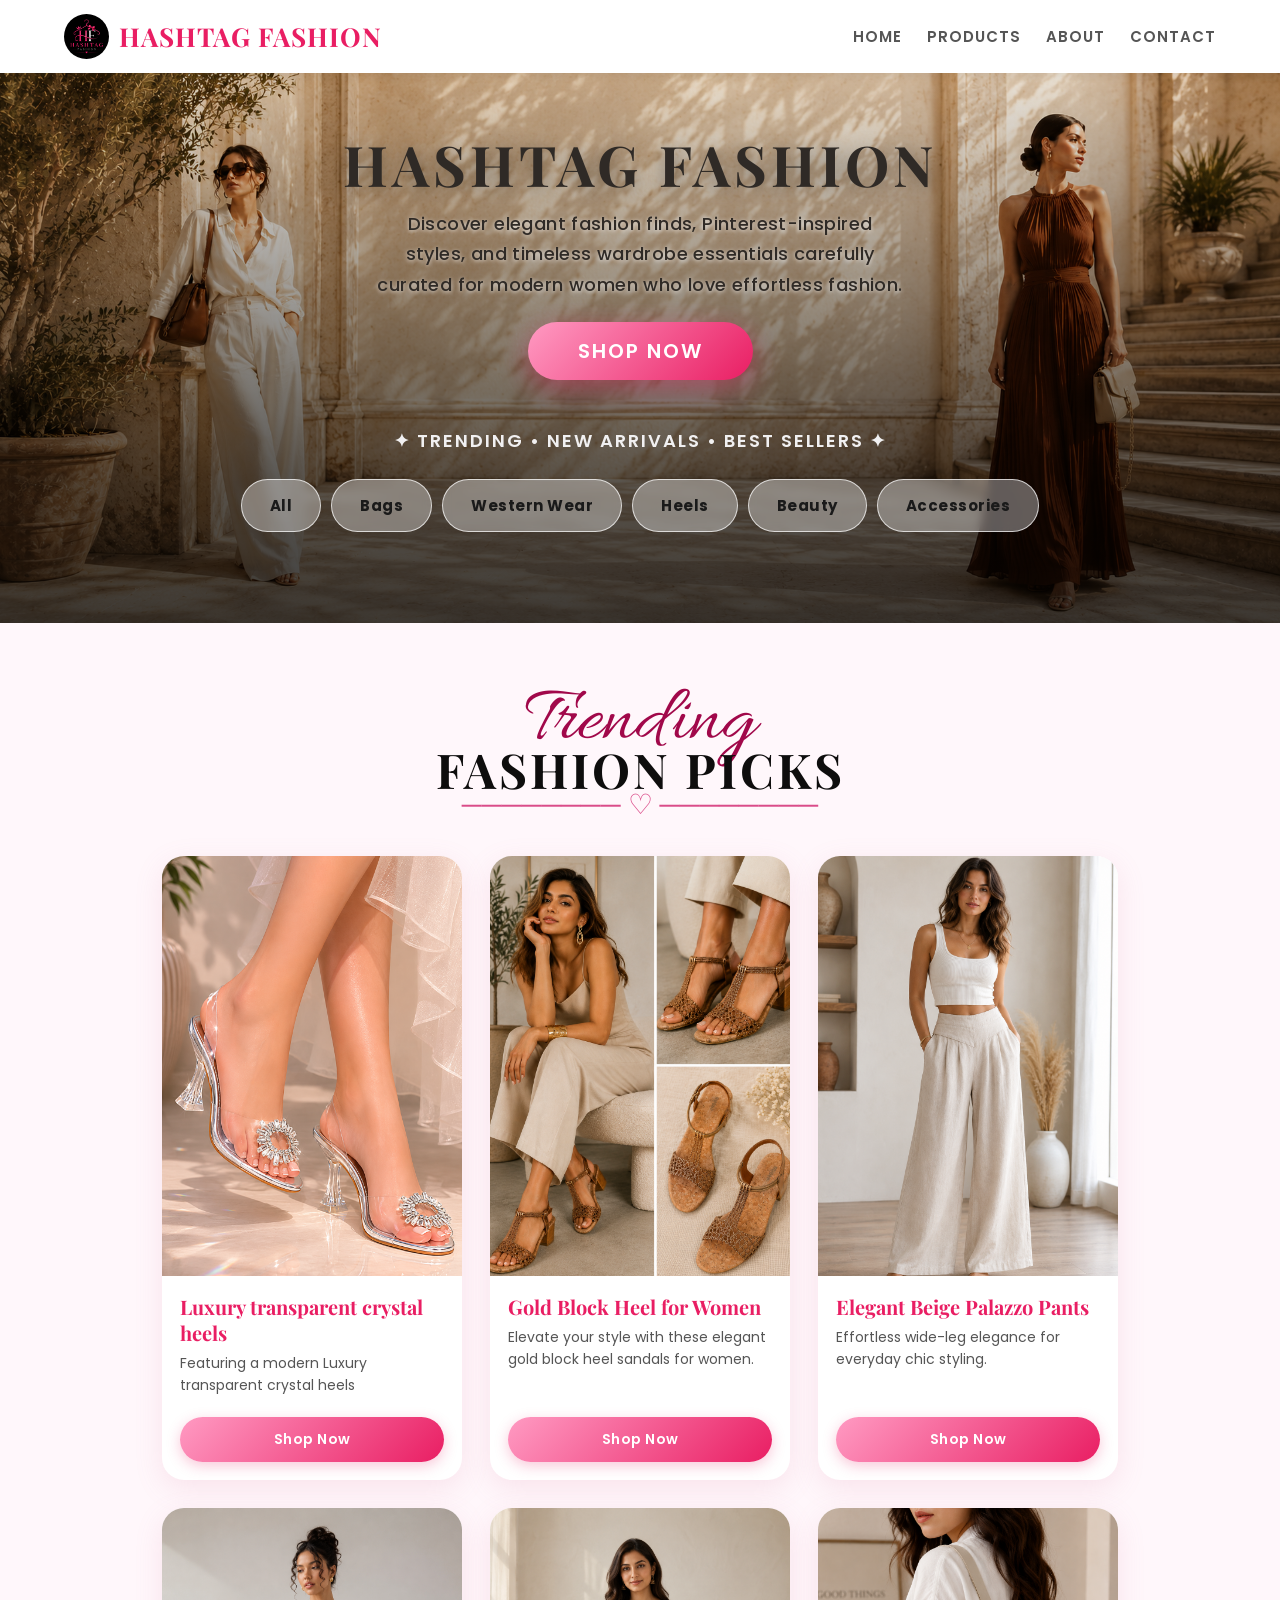
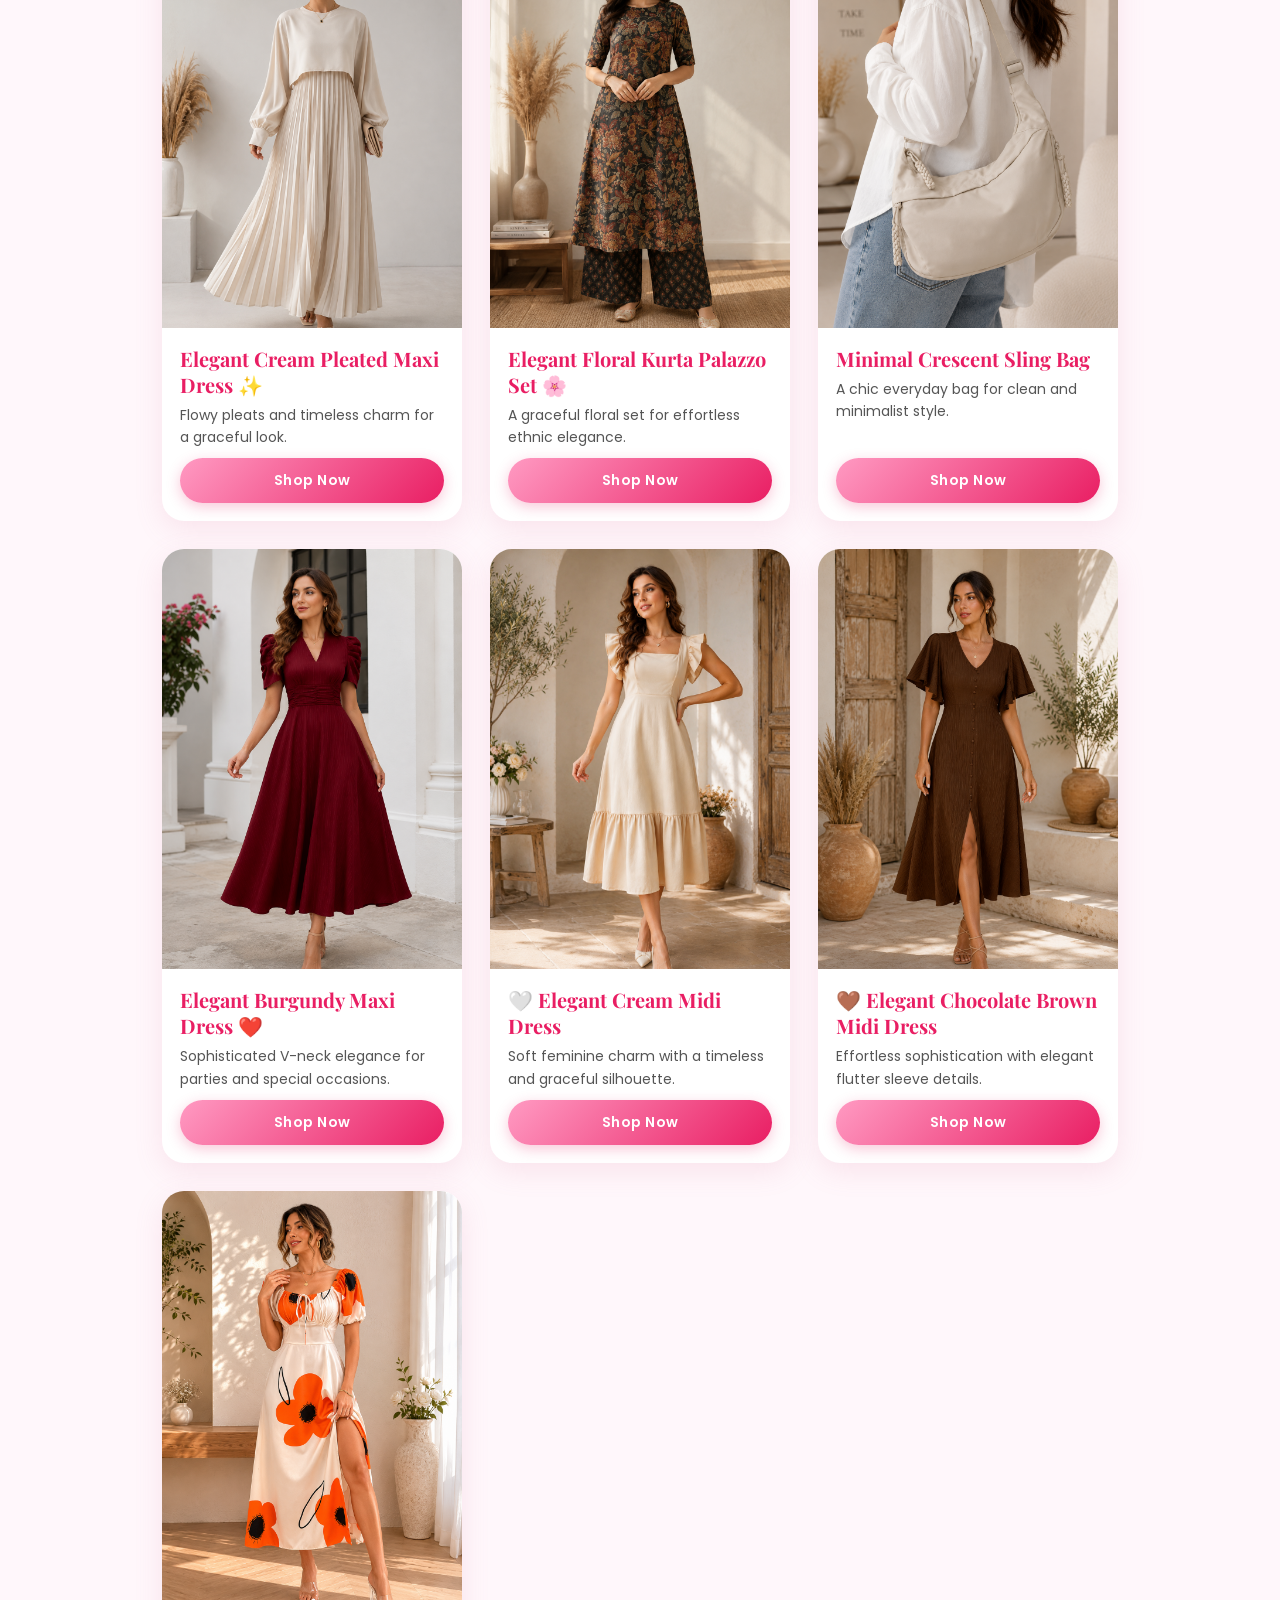
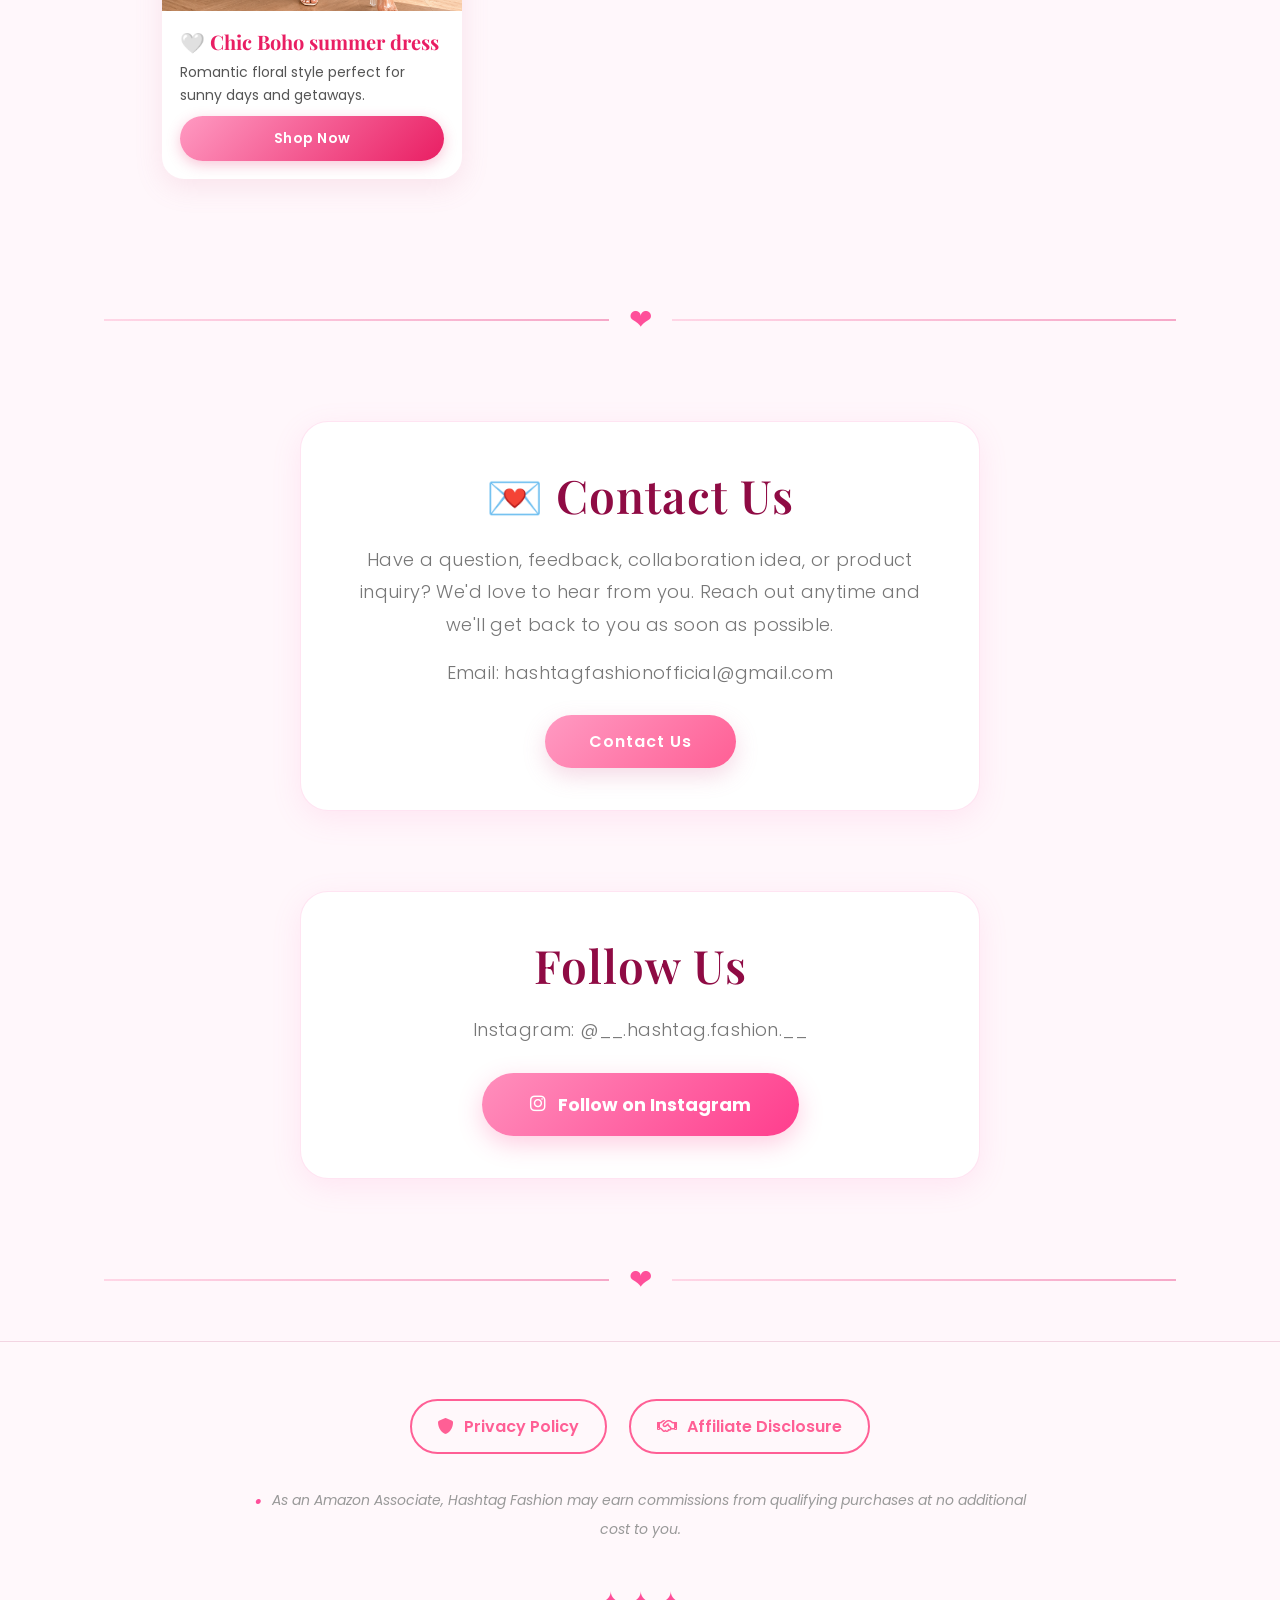
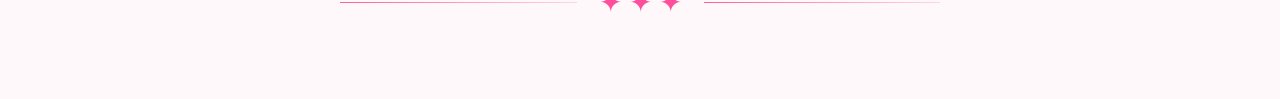
<file: index.html>
<!DOCTYPE html>
<html lang="en">
<head>
  <meta charset="UTF-8" />
  <meta name="viewport" content="width=device-width, initial-scale=1.0" />
  <title>HASHTAG FASHION</title>
  <link rel="stylesheet" href="style.css" />

  <link rel="preconnect" href="https://fonts.googleapis.com">
<link rel="preconnect" href="https://fonts.gstatic.com" crossorigin>
<link href="https://fonts.googleapis.com/css2?family=Playfair+Display:wght@600;700&family=Poppins:wght@300;400;500;600&display=swap" rel="stylesheet">

<link href="https://fonts.googleapis.com/css2?family=Allura&display=swap" rel="stylesheet">

<link rel="stylesheet"
href="https://cdnjs.cloudflare.com/ajax/libs/font-awesome/6.5.1/css/all.min.css">

<meta name="description" content="Discover elegant fashion finds, trending dresses, bags, ethnic wear and Pinterest-inspired style picks.">
<meta name="keywords" content="fashion, dresses, women's clothing, handbags, amazon fashion, style inspiration">
<meta name="robots" content="index, follow">

<link rel="icon" type="jpg" href="logo1.jpg">

<meta property="og:title" content="HASHTAG FASHION">
<meta property="og:description" content="Elegant fashion finds curated for modern women.">
<meta property="og:image" content="logo1.jpg">

<link rel="stylesheet" href="https://cdnjs.cloudflare.com/ajax/libs/font-awesome/6.5.1/css/all.min.css">

<!-- Google tag (gtag.js) -->
<script async src="https://www.googletagmanager.com/gtag/js?id=G-7N4354HTTL"></script>
<script>
  window.dataLayer = window.dataLayer || [];
  function gtag(){dataLayer.push(arguments);}
  gtag('js', new Date());

  gtag('config', 'G-7N4354HTTL');
</script>

</head>
<body>

  <!-- Navbar -->
  <header>
    <nav class="navbar">
      <div class="logo-container">
  <img src="logo1.jpg" alt="Logo" style="width: 80px; height: 80px; object-fit: contain;">
  <h1 class="logo">HASHTAG FASHION</h1>
</div>

      <ul>
        <li><a href="#home">Home</a></li>
        <li><a href="#products">Products</a></li>
        <li><a href="about.html">About</a></li>
        <li><a href="#contact">Contact</a></li>
      </ul>
    </nav>
  </header>

  <section class="hero-banner">
    <img src="hero banner 2.jpg" alt="Hashtag Fashion">

    <div class="hero-overlay">
        <h1>HASHTAG FASHION</h1>
        <p>
            Discover elegant fashion finds, Pinterest-inspired styles,
            and timeless wardrobe essentials carefully curated for
            modern women who love effortless fashion.
        </p>

        <a href="#products" class="hero-btn">
            SHOP NOW
        </a>

        <div class="hero-featured">
    ✦ Trending • New Arrivals • Best Sellers ✦
</div>

        <div class="hero-categories">
            <a href="#" onclick="showAllProducts()">All</a>
            <a href="#" onclick="filterProducts('bags')">Bags</a>
            <a href="#" onclick="filterProducts('western')">Western Wear</a>
            <a href="#" onclick="filterProducts('heels')">Heels</a>
            <a href="#" onclick="filterProducts('beauty')">Beauty</a>
            <a href="#" onclick="filterProducts('accessories')">Accessories</a>
        </div>
    </div>
</section>


  <!-- Products Section -->
  <section class="products" id="products">

    <div class="section-heading">
    <span class="heading-small">Trending</span>
    <h2>FASHION PICKS</h2>
    <span class="heading-heart">──────── ♡ ────────</span>
</div>

<div class="product-container">

<a href="https://amzn.to/49AXnhX"
   target="_blank"
   rel="noopener noreferrer"
   class="product-link">

  <div class="product-card" data-category="heels">

    <img src="transparent crystal heels.jpg" alt="Luxury transparent crystal heels" />

    <h3>Luxury transparent crystal heels</h3>

    <p>
      Featuring a modern Luxury transparent crystal heels
    </p>
    </p>

    <button>Shop Now</button>

  </div>

</a>      


     <a href="https://amzn.to/4o2cUND"
   target="_blank"
   rel="noopener noreferrer"
   class="product-link">

  <div class="product-card" data-category="heels">

    <img src="gold block heel sandal.jpg" alt="Gold Block Heel Sandals for Women" />

    <h3>Gold Block Heel for Women</h3>

    <p>
      Elevate your style with these elegant gold block heel sandals for women.
    </p>

    <button>Shop Now</button>

  </div>

</a>

      <!-- Product 1 -->
     <a href="https://amzn.to/4dNCUYd"
   target="_blank"
   rel="noopener noreferrer"
   class="product-link">

  <div class="product-card" data-category="western">

    <img src="amazon-pant.jpg" alt="Palazzo Pant" />

    <h3>Elegant Beige Palazzo Pants</h3>

    <p>
      Effortless wide-leg elegance for everyday chic styling.
    </p>

    <button>Shop Now</button>

  </div>

</a>


      <!-- Product 2 -->
  <a href="https://amzn.to/4aaMSBV"
   target="_blank"
   rel="noopener noreferrer"
   class="product-link">

  <div class="product-card" data-category="western">

    <img src="maxi-dress.jpg" alt="Kurti Set" />

    <h3>Elegant Cream Pleated Maxi Dress ✨</h3>

    <p>
      Flowy pleats and timeless charm for a graceful look.
    </p>

    <button>Shop Now</button>


  </div>

</a>


      <!-- Product 4 -->
<a href="https://amzn.to/4nTip10"
   target="_blank"
   rel="noopener noreferrer"
   class="product-link">

  <div class="product-card" data-category="western">

    <img src="kurti-set.jpg" alt="Floral Kurta Palazzo Set" />

    <h3>Elegant Floral Kurta Palazzo Set 🌸</h3>

    <p>
       A graceful floral set for effortless ethnic elegance.
    </p>

    <button>Shop Now</button>

  </div>

</a>

<!-- Product 3 -->
      <!-- Product 3 -->
<a href="https://amzn.to/4dBcPgh"
   target="_blank"
   rel="noopener noreferrer"
   class="product-link">

  <div class="product-card" data-category="bags">

    <img src="bag.jpg" alt="Handbag" />

    <h3>Minimal Crescent Sling Bag</h3>

    <p>
      A chic everyday bag for clean and minimalist style.
    </p>

    <button>Shop Now</button>


  </div>

</a>

      <!-- Product 5 -->

      <a href="https://amzn.to/3Qei8cB"
   target="_blank"
   rel="noopener noreferrer"
   class="product-link">

  <div class="product-card" data-category="western">

    <img src="wine-red-dress.jpg" alt="Burgundy Maxi Dress" />

    <h3>Elegant Burgundy Maxi Dress ❤️</h3>

    <p>
      Sophisticated V-neck elegance for parties and special occasions.
    </p>

    <button>Shop Now</button>

  </div>

</a>

  <!-- Product 5 -->

<a href="https://amzn.to/4fhrbUj"
   target="_blank"
   rel="noopener noreferrer"
   class="product-link">

  <div class="product-card" data-category="western">

    <img src="cream-midi-dress.jpg" alt="Cream Midi Dress" />

    <h3>🤍 Elegant Cream Midi Dress</h3>

    <p>
      Soft feminine charm with a timeless and graceful silhouette.
    </p>

    <button>Shop Now</button>

  </div>

</a>

<!-- Product 6 -->

<a href="https://amzn.to/42ZRF5v"
   target="_blank"
   rel="noopener noreferrer"
   class="product-link">

  <div class="product-card" data-category="western">

    <img src="brown-dress.jpg" alt="Brown Midi Dress" />

    <h3>🤎 Elegant Chocolate Brown Midi Dress</h3>

    <p>
      Effortless sophistication with elegant flutter sleeve details.
    </p>

    <button>Shop Now</button>

  </div>

</a>

<!-- Product 7 -->

<a href="https://amzn.to/4uYzz09"
   target="_blank"
   rel="noopener noreferrer"
   class="product-link">

  <div class="product-card" data-category="western">

    <img src="flower-dress.jpg" alt="Boho Floral Maxi Dress" />

    <h3>🤍 Chic Boho summer dress</h3>

    <p>
      Romantic floral style perfect for sunny days and getaways.
    </p>

    <button>Shop Now</button>

  </div>

</a> 

    </div>

  </section>

  <div class="footer-divider">
    <span>❤</span>
</div>



  <!-- Contact Section -->

  <section id="contact" class="contact">
    <div class="contact-box">

<h2>💌 Contact Us</h2>

<p>
Have a question, feedback, collaboration idea, or product inquiry?
We'd love to hear from you. Reach out anytime and we'll get back to you as soon as possible.
</p>

<p>Email: hashtagfashionofficial@gmail.com</p>

<a href="mailto:hashtagfashionofficial@gmail.com">
<button>Contact Us</button>
</a>

</div>

</section>

<section class="contact" id="contact">
  <div class="contact-box">


    <h2>Follow Us</h2>

    <p>Instagram: @__.hashtag.fashion.__</p>

    <a href="https://www.instagram.com/__.hashtag.fashion.__/"
   target="_blank"
   class="instagram-btn">
   <i class="fab fa-instagram"></i>
   Follow on Instagram
</a>
</div>

  </section>

  <div class="footer-divider">
    <span>❤</span>
</div>

  <!-- Footer -->

<footer>
  <div class="footer-links">

    <a href="privacy.html" class="footer-btn">
    <i class="fa-solid fa-shield"></i>
    Privacy Policy
</a>

<a href="affiliate disclosure.html" class="footer-btn">
    <i class="fa-regular fa-handshake"></i>
    Affiliate Disclosure
</a>

</div>

  <div class="affiliate-note">
    <span class="pink-dot">•</span>
    As an Amazon Associate, Hashtag Fashion may earn commissions from qualifying purchases at no additional cost to you.
</div>

<div class="sparkle-divider">
    <span>✦ ✦ ✦</span>
</div>

</footer>

<script>
function filterProducts(category){

    const cards =
    document.querySelectorAll('.product-card');

    cards.forEach(card => {

        if(
            card.dataset.category === category
        ){
            card.parentElement.style.display = "block";
        }
        else{
            card.parentElement.style.display = "none";
        }

    });

    document
    .getElementById('products')
    .scrollIntoView({
        behavior:'smooth'
    });
}
</script>

<script src="script.js"></script>

</body>
</html>
</file>
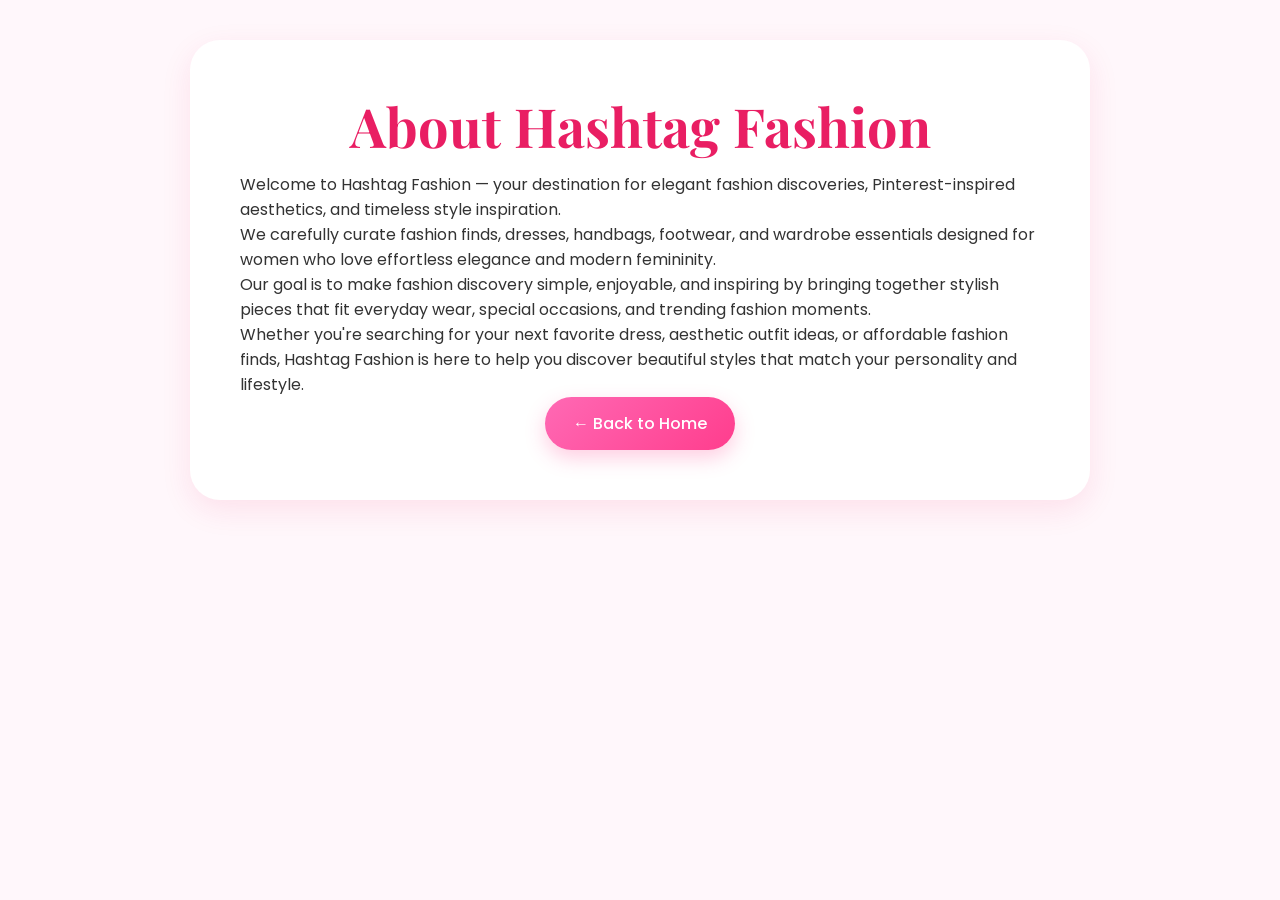
<file: about.html>
<!DOCTYPE html>
<html lang="en">
<head>
    <meta charset="UTF-8">
    <meta name="viewport" content="width=device-width, initial-scale=1.0">
    <title>About Hashtag Fashion</title>

    <link rel="stylesheet" href="style.css">
</head>
<body>

    <div class="policy-container">

        <h1>About Hashtag Fashion</h1>

        <p>
            Welcome to Hashtag Fashion — your destination for elegant fashion discoveries,
            Pinterest-inspired aesthetics, and timeless style inspiration.
        </p>

        <p>
            We carefully curate fashion finds, dresses, handbags, footwear, and wardrobe
            essentials designed for women who love effortless elegance and modern femininity.
        </p>

        <p>
            Our goal is to make fashion discovery simple, enjoyable, and inspiring by
            bringing together stylish pieces that fit everyday wear, special occasions,
            and trending fashion moments.
        </p>

        <p>
            Whether you're searching for your next favorite dress, aesthetic outfit ideas,
            or affordable fashion finds, Hashtag Fashion is here to help you discover
            beautiful styles that match your personality and lifestyle.
        </p>

        <a href="index.html" class="email-btn">
            ← Back to Home
        </a>

    </div>

</body>
</html>
</file>
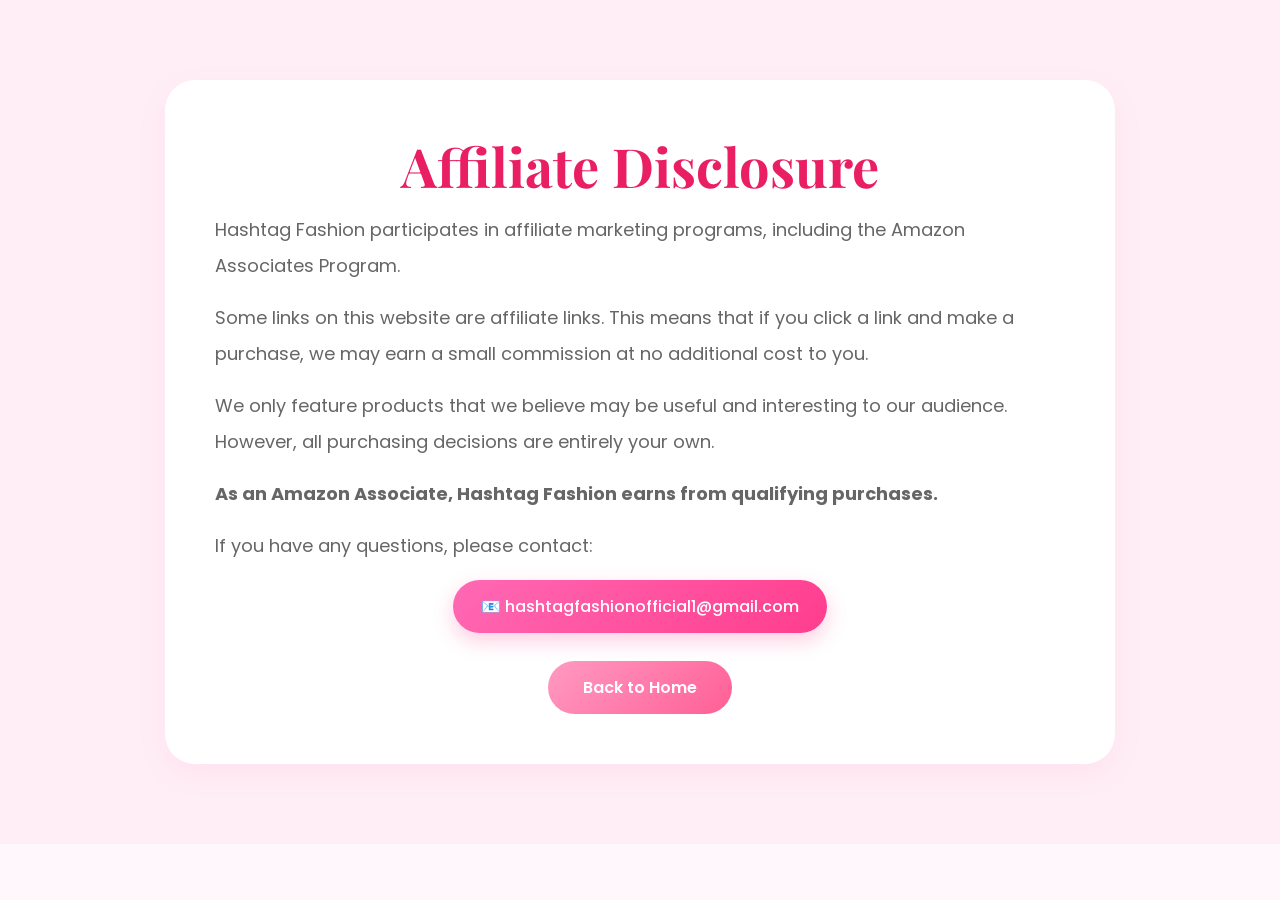
<file: affiliate disclosure.html>
<!DOCTYPE html>
<html lang="en">
<head>
    <meta charset="UTF-8">
    <title>Affiliate Disclosure - Hashtag Fashion</title>
    <link rel="stylesheet" href="style.css" />
    <link href="https://fonts.googleapis.com/css2?family=Playfair+Display:wght@600;700&family=Poppins:wght@300;400;500&display=swap" rel="stylesheet">
</head>
<body>

<section class="affiliate-section">

  <div class="affiliate-card">

    <h1>Affiliate Disclosure</h1>

    <p>
      Hashtag Fashion participates in affiliate marketing programs,
      including the Amazon Associates Program.
    </p>

    <p>
      Some links on this website are affiliate links. This means that if
      you click a link and make a purchase, we may earn a small commission
      at no additional cost to you.
    </p>

    <p>
      We only feature products that we believe may be useful and interesting
      to our audience. However, all purchasing decisions are entirely your own.
    </p>

    <p>
      <strong>
        As an Amazon Associate, Hashtag Fashion earns from qualifying purchases.
      </strong>
    </p>

    <p class="contact-line">
  If you have any questions, please contact:
</p>

<a href="mailto:hashtagfashionofficial1@gmail.com" class="email-btn">
  📧 hashtagfashionofficial1@gmail.com
</a>

<center>
        <a href="index.html" class="home-btn">Back to Home</a>
    </center>

  </div>

</section>

</body>
</html>
</file>
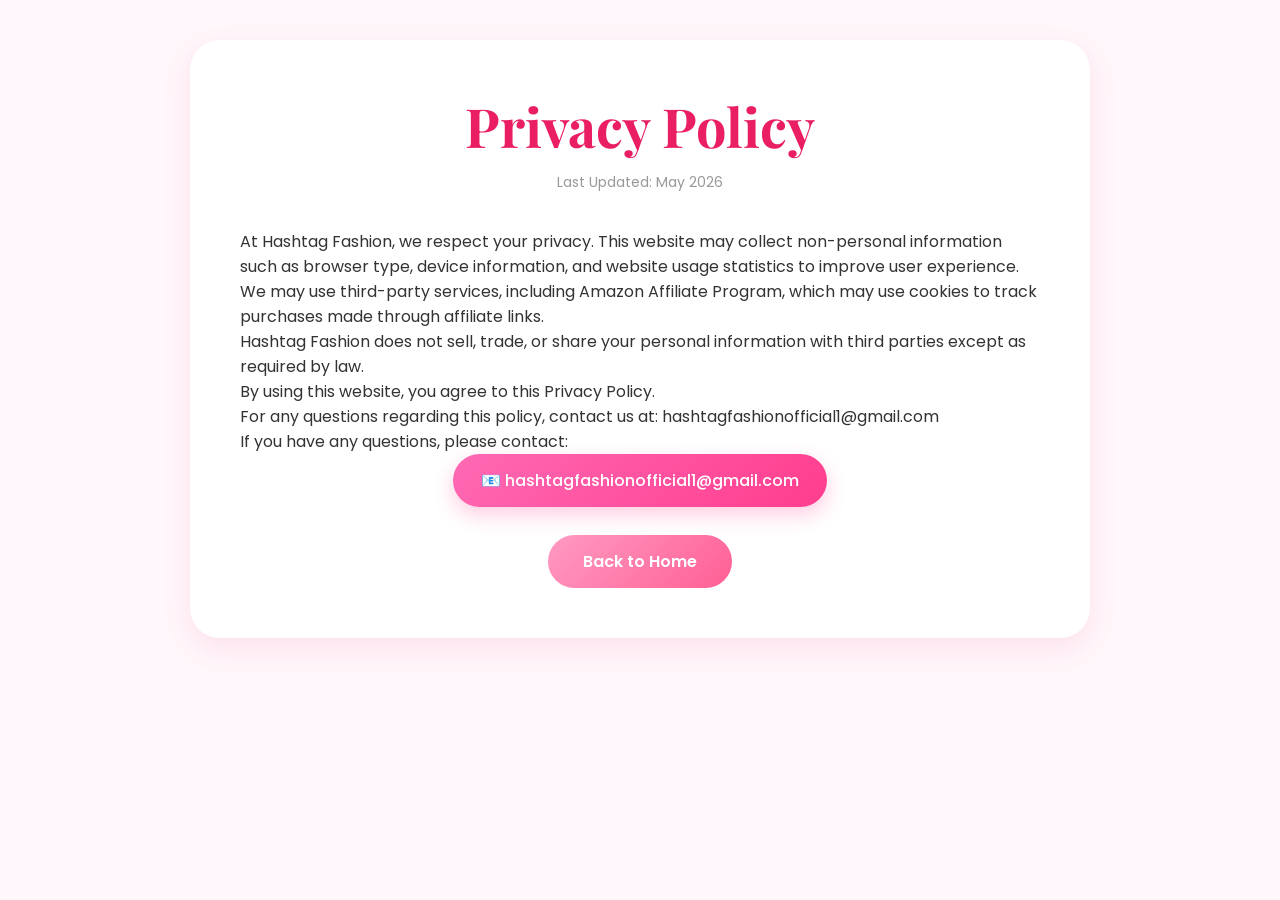
<file: privacy.html>
<!DOCTYPE html>
<html lang="en">
<head>
    <meta charset="UTF-8">
    <title>Privacy Policy - Hashtag Fashion</title>
    <link rel="stylesheet" href="style.css" />

    <link href="https://fonts.googleapis.com/css2?family=Playfair+Display:wght@600;700&family=Poppins:wght@300;400;500&display=swap" rel="stylesheet">
</head>
<body>

<div class="policy-container">

    <h1>Privacy Policy</h1>

    <p class="updated">Last Updated: May 2026</p>

    <p>
At Hashtag Fashion, we respect your privacy. This website may collect
non-personal information such as browser type, device information, and
website usage statistics to improve user experience.
</p>

<p>
We may use third-party services, including Amazon Affiliate Program,
which may use cookies to track purchases made through affiliate links.
</p>

<p>
Hashtag Fashion does not sell, trade, or share your personal information
with third parties except as required by law.
</p>

<p>
By using this website, you agree to this Privacy Policy.
</p>

<p>
For any questions regarding this policy, contact us at:
hashtagfashionofficial1@gmail.com
</p>

    <p class="contact-line">
  If you have any questions, please contact:
</p>

<a href="mailto:hashtagfashionofficial1@gmail.com" class="email-btn">
  📧 hashtagfashionofficial1@gmail.com
</a>

    <center>
        <a href="index.html" class="home-btn">Back to Home</a>
    </center>

</div>

</body>

</body>
</html>
</file>
<file: style.css>
@import url('https://fonts.googleapis.com/css2?family=Playfair+Display:wght@400;500;600;700&family=Poppins:wght@300;400;500;600&family=Allura&display=swap');

/* ── Reset ── */
*, *::before, *::after {
  margin: 0;
  padding: 0;
  box-sizing: border-box;
}

body {
  font-family: 'Poppins', sans-serif;
  background: #fff7fb;
  color: #333;
  overflow-x: hidden;
}

/* ── Navbar ── */
header {
  position: sticky;
  top: 0;
  z-index: 1000;
  width: 100%;
}

.navbar {
  display: flex;
  flex-direction: row;
  justify-content: space-between;
  align-items: center;
  padding: 14px 5%;
  background: white;
  box-shadow: 0 2px 10px rgba(0,0,0,0.07);
  width: 100%;
  box-sizing: border-box;
}

.logo-container {
  display: flex;
  align-items: center;
  gap: 10px;
}

.logo-container img {
  width: 45px !important;
  height: 45px !important;
  border-radius: 50%;
  object-fit: cover;
  transition: transform 0.3s;
}

.logo-container img:hover {
  transform: scale(1.05);
}

.logo {
  color: #e91e63;
  font-size: 26px;
  font-family: 'Playfair Display', serif;
  font-weight: 700;
  letter-spacing: 1px;
}

.navbar ul {
  display: flex;
  gap: 25px;
  list-style: none;
}

.navbar a {
  text-decoration: none;
  color: #555;
  font-size: 15px;
  font-weight: 600;
  letter-spacing: 1px;
  text-transform: uppercase;
  transition: color 0.3s, transform 0.3s;
  display: inline-block;
}

.navbar a:hover {
  color: #e91e63;
  transform: translateY(-2px);
}

/* ── Hero Banner ── */
.hero-banner {
  position: relative;
  width: 100%;
  overflow: hidden;
  display: block;
}

.hero-banner > img {
  width: 100%;
  height: 550px;
  object-fit: cover;
  object-position: center top;
  display: block;
}

/* Dark gradient overlay so text is readable */
.hero-overlay {
  position: absolute;
  inset: 0;
  background: linear-gradient(
    to bottom,
    rgba(0,0,0,0.08) 0%,
    rgba(0,0,0,0.38) 40%,
    rgba(0,0,0,0.65) 75%,
    rgba(0,0,0,0.75) 100%
  );
  display: flex;
  flex-direction: column;
  align-items: center;
  justify-content: flex-start;
  padding: 60px 20px 40px;
  text-align: center;
  gap: 0;
}

.hero-overlay h1 {
  font-family: 'Playfair Display', serif;
  font-size: 56px;
  font-weight: 700;
  color: #2f2a26;
  letter-spacing: 4px;
  text-transform: uppercase;
  margin-bottom: 14px;
  text-shadow: 0 2px 18px rgba(0,0,0,0.35);
  line-height: 1.1;
}

.hero-overlay p {
  font-family: 'Poppins', sans-serif;
  font-size: 18px;
  font-weight: 500;
  color: #2f2a26;
  max-width: 560px;
  line-height: 1.7;
  margin-bottom: 22px;
  letter-spacing: 0.4px;
  text-shadow: 0 1px 4px rgba(255,255,255,0.8);
  padding: 0 16px;
}

/* Shop Now button */
.hero-btn {
  display: inline-block;
  padding: 14px 50px;
  border-radius: 50px;
  background: linear-gradient(135deg, #ff9ac2, #e91e63);
  color: white;
  text-decoration: none;
  font-family: 'Poppins', sans-serif;
  font-size: 20px;
  font-weight: 600;
  letter-spacing: 2px;
  text-transform: uppercase;
  box-shadow: 0 8px 28px rgba(233,30,99,0.38);
  transition: transform 0.3s ease, box-shadow 0.3s ease;
  margin-bottom: 22px;
}

.hero-btn:hover {
  transform: translateY(-4px);
  box-shadow: 0 14px 32px rgba(233,30,99,0.48);
}

.hero-featured{
    margin-top: 25px;
    margin-bottom: 25px;
    color: #f1f0f1;
    font-size: 18px;
    letter-spacing: 2px;
    text-transform: uppercase;
    font-weight: 600;
    font-family: 'Poppins', sans-serif;
}

/* Category pills inside hero */
.hero-categories {
  display: flex;
  flex-wrap: wrap;
  justify-content: center;
  gap: 10px;
  padding: 0 16px;
}

.hero-categories a {
  display: inline-block;
  padding: 14px 28px;
  border-radius: 50px;
  border: 1.5px solid rgba(255,255,255,0.70);
  background: rgba(255,255,255,0.35);
  backdrop-filter: blur(4px);
  -webkit-backdrop-filter: blur(4px);
  color: #1a1a1a;
  text-decoration: none;
  font-family: 'Poppins', sans-serif;
  font-size: 15px;
  font-weight: 700;
  letter-spacing: 0.5px;
  transition: all 0.3s ease;
}

.hero-categories a:hover {
  background: rgba(233,30,99,0.75);
  border-color: #e91e63;
  transform: translateY(-2px);
}

/* ── Section Heading ── */
.section-heading {
  text-align: center;
  margin-bottom: 30px;
}

.heading-small {
  font-family: 'Allura', cursive;
  font-size: 80px;
  color: #a1084a;
  font-weight: 500;
  display: block;
  line-height: 1;
}

.section-heading h2 {
  font-family: 'Playfair Display', serif;
  font-size: 48px;
  letter-spacing: 3px;
  color: #0e0d0d;
  font-weight: 700;
  margin-top: -20px;
  line-height: 1.1;
}

.heading-line {
  width: 120px;
  height: 2px;
  background: #d86a9a;
  margin: 15px auto;
}

.heading-heart {
  display: block;
  font-size: 28px;
  color: #da4c89;
  margin-top: -12px;
  line-height: 1.5;
}

/* ── Products Section ── */
.products {
  padding: 60px 6% 80px;
}

.product-container {
  display: grid;
  grid-template-columns: repeat(auto-fill, minmax(280px, 300px));
  justify-content: center;
  gap: 28px;
}

.product-link {
  text-decoration: none;
  color: inherit;
  display: flex;
  flex-direction: column;
  height: 100%;
}

.product-card {
  background: white;
  width: 100%;
  height: 100%;
  border-radius: 22px;
  overflow: hidden;
  box-shadow: 0 8px 28px rgba(216,113,147,0.15);
  transition: transform 0.35s ease, box-shadow 0.35s ease;
  display: flex;
  flex-direction: column;
}

.product-card:hover {
  transform: translateY(-10px);
  box-shadow: 0 18px 38px rgba(216,106,154,0.22);
}

.product-card img {
  width: 100%;
  height: 420px;
  object-fit: cover;
  object-position: center top;
  background: #fff;
  flex-shrink: 0;
  transition: transform 0.4s ease;
}

.product-card:hover img {
  transform: scale(1.04);
}

.product-card h3 {
  padding: 18px 18px 6px;
  color: #e91e63;
  font-family: 'Playfair Display', serif;
  font-size: 20px;
  font-weight: 700;
  line-height: 1.3;
  margin: 0;
}

.product-card p {
  padding: 0 18px;
  color: #555;
  font-family: 'Poppins', sans-serif;
  font-size: 14px;
  line-height: 1.6;
  margin: 0 0 10px;
  flex-grow: 1;
}

.product-card button {
  margin: 14px 18px 18px;
  margin-top: auto;
  padding: 12px 22px;
  border: none;
  border-radius: 50px;
  background: linear-gradient(135deg, #ff9ac2, #e91e63);
  color: white;
  cursor: pointer;
  transition: transform 0.3s, box-shadow 0.3s;
  font-weight: 600;
  font-size: 14px;
  letter-spacing: 0.5px;
  font-family: 'Poppins', sans-serif;
  box-shadow: 0 4px 14px rgba(233,30,99,0.25);
}

.product-card button:hover {
  transform: scale(1.04);
  box-shadow: 0 6px 20px rgba(233,30,99,0.35);
}

/* ── Footer Divider ── */
.footer-divider {
  display: flex;
  align-items: center;
  margin: 40px auto;
  max-width: 1200px;
  padding: 0 5%;
}

.footer-divider::before,
.footer-divider::after {
  content: "";
  flex: 1;
  height: 1.5px;
  background: linear-gradient(to right, #ffd6e6, #f6a8c8);
}

.footer-divider span {
  padding: 0 20px;
  color: #ff4f9a;
  font-size: 28px;
}

/* ── Contact Section ── */
.contact {
  padding: 10px 5%;
  text-align: center;
}

.contact-box,
.follow-box {
  max-width: 680px;
  margin: 30px auto;
  padding: 42px 40px;
  background: #fff;
  border-radius: 28px;
  border: 1.5px solid rgba(255,105,180,0.18);
  box-shadow: 0 8px 30px rgba(255,105,180,0.12);
}

.contact h2 {
  font-family: 'Playfair Display', serif;
  font-size: 46px;
  color: #8f0b44;
  font-weight: 600;
  letter-spacing: 1px;
  margin-bottom: 18px;
}

.contact p {
  font-family: 'Poppins', sans-serif;
  font-size: 18px;
  color: #777;
  line-height: 1.8;
  font-weight: 300;
  letter-spacing: 0.4px;
  margin-bottom: 16px;
}

.contact button {
  padding: 14px 44px;
  border: none;
  border-radius: 50px;
  background: linear-gradient(135deg, #ff9ac2, #ff5f95);
  color: white;
  font-size: 16px;
  font-weight: 600;
  letter-spacing: 1px;
  cursor: pointer;
  transition: transform 0.3s, box-shadow 0.3s;
  box-shadow: 0 8px 22px rgba(216,106,154,0.25);
  font-family: 'Poppins', sans-serif;
  margin-top: 10px;
}

.contact button:hover {
  transform: translateY(-4px);
  box-shadow: 0 12px 30px rgba(216,106,154,0.38);
}

/* Instagram button */
.instagram-btn {
  display: inline-flex;
  align-items: center;
  gap: 12px;
  padding: 18px 48px;
  border-radius: 60px;
  background: linear-gradient(135deg, #ff8fbc, #ff3d8d);
  color: white;
  text-decoration: none;
  font-size: 18px;
  font-weight: 700;
  font-family: 'Poppins', sans-serif;
  box-shadow: 0 8px 24px rgba(255,61,141,0.25);
  transition: transform 0.3s, box-shadow 0.3s;
  margin-top: 10px;
}

.instagram-btn:hover {
  transform: translateY(-3px);
  box-shadow: 0 12px 30px rgba(255,61,141,0.36);
}

/* ── Footer ── */
footer {
  text-align: center;
  padding: 35px 20px;
  margin-top: 20px;
  background: #fff8fb;
  border-top: 1px solid #f3d5e2;
  width: 100%;
  box-sizing: border-box;
}

.footer-links {
  display: flex;
  justify-content: center;
  gap: 22px;
  margin: 22px 0;
  flex-wrap: wrap;
}

.footer-btn {
  display: inline-flex;
  align-items: center;
  justify-content: center;
  gap: 10px;
  padding: 13px 26px;
  border: 2px solid #ff5f95;
  border-radius: 50px;
  text-decoration: none;
  color: #ff5f95;
  font-size: 16px;
  font-weight: 600;
  font-family: 'Poppins', sans-serif;
  transition: all 0.3s ease;
}

.footer-btn:hover {
  background: #ff5f95;
  color: white;
  transform: translateY(-3px);
}

.footer-btn i {
  font-size: 16px;
  flex-shrink: 0;
}

.affiliate-note {
  max-width: 800px;
  margin: 30px auto 10px;
  text-align: center;
  font-family: 'Poppins', sans-serif;
  font-size: 14px;
  line-height: 1.7;
  font-style: italic;
  color: #999;
}

.pink-dot {
  color: #ff4f9a;
  font-size: 20px;
  margin-right: 6px;
  vertical-align: middle;
}

.sparkle-divider {
  display: flex;
  align-items: center;
  justify-content: center;
  margin: 40px auto;
  max-width: 600px;
}

.sparkle-divider::before,
.sparkle-divider::after {
  content: "";
  flex: 1;
  height: 1.5px;
  background: linear-gradient(to right, #ff5f95, #ffd6e6);
}

.sparkle-divider span {
  color: #ff4f9a;
  font-size: 28px;
  padding: 0 22px;
}

/* ── Policy / Affiliate pages ── */
.policy-container {
  max-width: 900px;
  margin: 40px auto;
  background: white;
  padding: 50px;
  border-radius: 30px;
  box-shadow: 0 10px 30px rgba(233,30,99,0.10);
}

.policy-container h1,
.affiliate-card h1 {
  font-family: 'Playfair Display', serif;
  font-size: 54px;
  color: #e91e63;
  text-align: center;
  margin-bottom: 10px;
}

.updated {
  text-align: center;
  color: #999;
  margin-bottom: 36px;
  font-size: 14px;
}

.email-box {
  background: #fff0f6;
  border: 1px solid #ffd3e2;
  padding: 20px;
  border-radius: 14px;
  margin-top: 28px;
  text-align: center;
}

.email-box a {
  color: #e91e63;
  text-decoration: none;
  font-weight: 600;
}

.home-btn {
  display: inline-block;
  margin-top: 28px;
  padding: 14px 35px;
  background: linear-gradient(135deg, #ff9ac2, #ff5f95);
  color: white;
  text-decoration: none;
  border-radius: 50px;
  font-weight: 600;
  font-family: 'Poppins', sans-serif;
  transition: transform 0.3s;
}

.home-btn:hover {
  transform: translateY(-3px);
}

.affiliate-section {
  padding: 80px 8%;
  background: #ffeef5;
}

.affiliate-card {
  max-width: 950px;
  margin: 0 auto;
  background: #fff;
  padding: 50px;
  border-radius: 30px;
  box-shadow: 0 10px 30px rgba(255,105,180,0.08);
}

.affiliate-card p {
  font-family: 'Poppins', sans-serif;
  color: #666;
  font-size: 18px;
  line-height: 2;
  margin-bottom: 16px;
}

.email-btn {
  display: table;
  margin: 0 auto;
  padding: 14px 28px;
  background: linear-gradient(135deg, #ff69b4, #ff3d8d);
  color: white;
  text-decoration: none;
  border-radius: 50px;
  font-family: 'Poppins', sans-serif;
  font-weight: 500;
  font-size: 16px;
  box-shadow: 0 8px 20px rgba(255,61,141,0.25);
  transition: transform 0.3s, box-shadow 0.3s;
}

.email-btn:hover {
  transform: translateY(-3px);
  box-shadow: 0 12px 25px rgba(255,61,141,0.35);
}

/* ══════════════════════════════════════════
   MOBILE RESPONSIVE  (≤ 768px)
══════════════════════════════════════════ */
@media (max-width: 768px) {

  html, body {
    overflow-x: hidden;
    max-width: 100%;
    width: 100%;
  }

  /* Navbar */
  .navbar {
    padding: 10px 4%;
    flex-direction: column;
    align-items: center;
    gap: 8px;
  }

  .logo-container {
    flex-direction: row;
    align-items: center;
    justify-content: flex-start;
    gap: 8px;
    width: 100%;
  }

  .logo-container img {
    width: 36px !important;
    height: 36px !important;
  }

  .logo {
    font-size: 18px;
    white-space: nowrap;
  }

  .navbar ul {
    gap: 12px;
    flex-wrap: wrap;
    justify-content: center;
  }

  .navbar a {
    font-size: 11px;
    letter-spacing: 0.5px;
  }

  /* Hero Banner Mobile */

.hero-banner > img {
    height: 200px;
    object-fit: cover;
    object-position: center;
}

.hero-overlay {
    justify-content: center;
    align-items: center;
    padding: 5px 10px;
    text-align: center;
}

.hero-overlay h1 {
    font-size: 18px;
    letter-spacing: 1px;
    line-height: 1.1;
    margin-top: 5px;
    margin-bottom: 5px;
}

.hero-overlay p {
    font-size: 8px;
    line-height: 1.4;
    max-width: 85%;
    margin-bottom: 8px;
}

.hero-btn {
    padding: 8px 20px;
    font-size: 10px;
    margin-bottom: 8px;
}

.hero-featured {
    font-size: 7px;
    letter-spacing: 2px;
    margin-top: 10px;
    margin-bottom: 10px;
    position: static;
}

.hero-categories {
    display: flex;
    overflow-x: auto;
    white-space: nowrap;
    gap: 4px;
    padding: 0 8px;
    justify-content: flex-start;
    scrollbar-width: none;

    position: static;
    margin-top: 5px;
}

.hero-categories::-webkit-scrollbar {
    display: none;
}

.hero-categories a {
    flex-shrink: 0;
    padding: 3px 8px;
    font-size: 7px;
    border-radius: 16px;
}

  /* Section heading */
  .heading-small {
    font-size: 50px;
  }

  .section-heading h2 {
    font-size: 26px;
    margin-top: -10px;
  }

  .heading-heart {
    font-size: 16px;
    margin-top: 0;
  }

  /* Products */
  .products {
    padding: 15px 4px 30px;
}

.product-container {
    display: grid;
    grid-template-columns: repeat(2, 1fr);
    gap: 10px;
    width: 100%;
}

.product-link {
    width: 100%;
}

.product-card {
    width: 100%;
    border-radius: 10px;
}

.product-card img {
  width: 100%;
  height: 220px;
  object-fit: cover;
  object-position: center top;
}

.product-card h3 {
    font-size: 11px;
    padding: 6px 8px 2px;
    line-height: 1.2;
    margin: 0;

    display: -webkit-box;
    line-clamp: 2;
    -webkit-line-clamp: 2;
    -webkit-box-orient: vertical;
    overflow: hidden;
}

.product-card p {
    font-size: 11px;
    padding: 0 8px;
    margin-bottom: 4px;
    line-height: 1.2;
}

.product-card button {
    margin: auto 8px 8px;
    padding: 7px 12px;
    font-size: 11px;
    border-radius: 18px;
}

  /* Contact */
  .contact {
    padding: 8px 4%;
  }

  .contact-box,
  .follow-box {
    padding: 26px 20px;
    margin: 16px auto;
    border-radius: 22px;
  }

  .contact h2 {
    font-size: 32px;
  }

  .contact p {
    font-size: 14px;
  }

  .contact button {
    width: 100%;
    max-width: 260px;
    font-size: 14px;
  }

  .instagram-btn {
    width: 100%;
    max-width: 290px;
    justify-content: center;
    padding: 15px 20px;
    font-size: 15px;
  }

  /* Footer */
  .footer-links {
    flex-direction: row;
    justify-content: center;
    gap: 8px;
    padding: 0 5px;
  }

  .footer-btn {
    width: 47%;
    font-size: 11px;
    padding: 10px 8px;
    gap: 5px;
    white-space: nowrap;
  }

  .footer-btn i {
    font-size: 13px !important;
  }

  .affiliate-note {
    font-size: 12px;
    padding: 0 16px;
  }

  .footer-divider {
    margin: 24px auto;
    padding: 0 4%;
  }

  .sparkle-divider {
    margin: 30px auto;
  }

  .sparkle-divider span {
    font-size: 22px;
    padding: 0 14px;
  }

  /* Policy / Affiliate pages */
  .policy-container,
  .affiliate-card {
    padding: 24px 18px;
    border-radius: 22px;
    margin: 20px 10px;
  }

  .policy-container h1,
  .affiliate-card h1 {
    font-size: 34px;
  }

  .affiliate-card p {
    font-size: 15px;
    line-height: 1.8;
  }

  .email-btn {
    font-size: 14px;
    padding: 12px 18px;
    word-break: break-word;
  }
}
</file>
